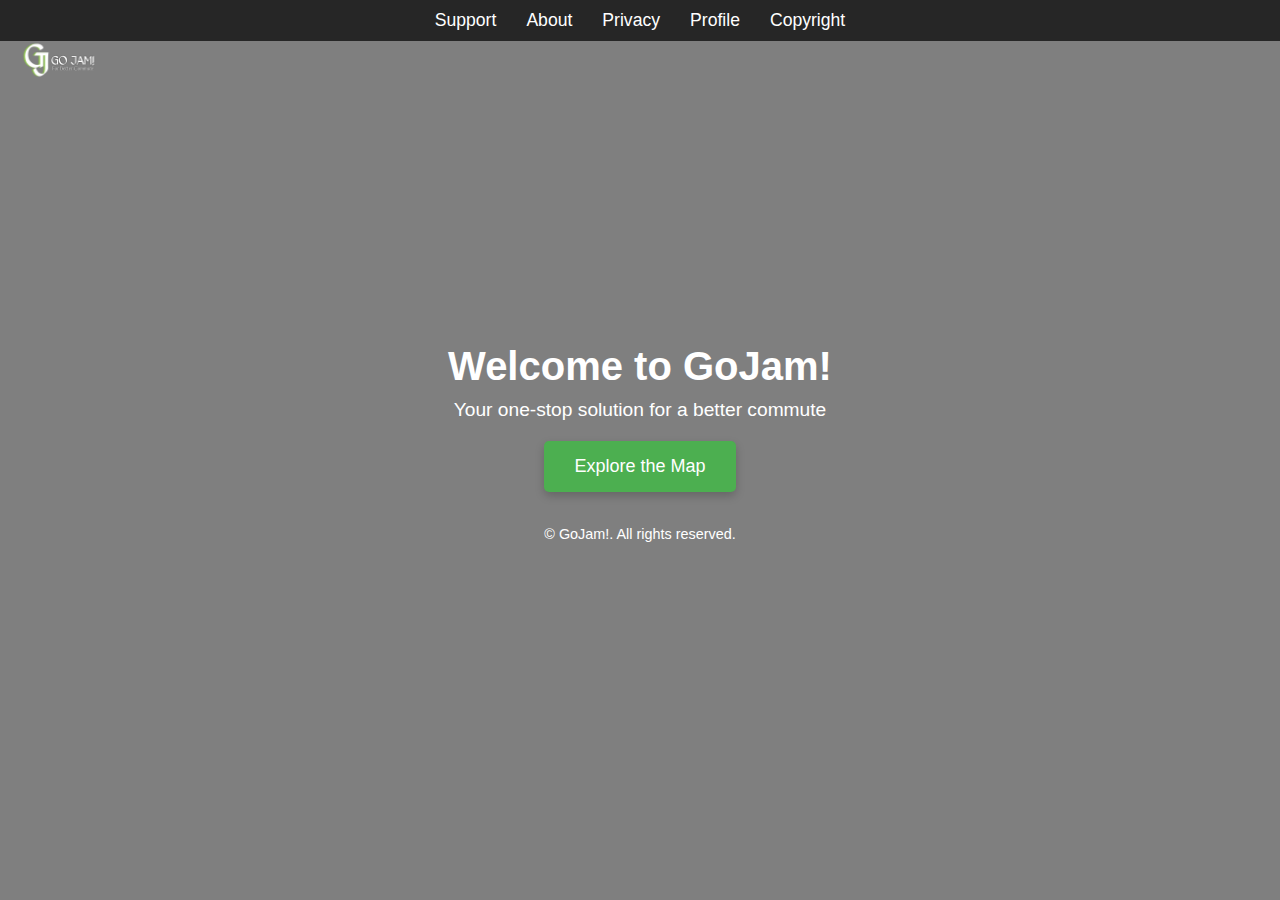
<file: index.html>
<!DOCTYPE html>
<html lang="en">
<head>
    <meta charset="UTF-8">
    <meta name="viewport" content="width=device-width, initial-scale=1.0">
    <title>GoJam: For Better Commute</title>
    <style>
        body {
            margin: 0;
            font-family: 'Lemon Milk', 'Helvetica Neue', Helvetica, Arial, sans-serif;
            display: flex;
            flex-direction: column;
            justify-content: center;
            align-items: center;
            height: 100vh;
            background-image: url("https://upload.wikimedia.org/wikipedia/commons/c/ce/Falnir_skylines_viewed_from_Kankanady.jpg");
            background-size: cover;
            background-position: center;
            color: rgb(255, 255, 255);
            text-align: center;
            position: relative;
        }

        /* Overlay for better text visibility */
        body::after {
            content: '';
            position: absolute;
            top: 0;
            left: 0;
            width: 100%;
            height: 100%;
            background: rgba(0, 0, 0, 0.5); /* Dark overlay */
            z-index: -1;
        }

        /* Navigation bar styles */
        nav {
            position: absolute;
            top: 0px;
            width: 100%;
            display: flex;
            justify-content: center;
            background-color: rgba(0, 0, 0, 0.7);
            padding: 10px 0;
            z-index: 10;
        }

        nav a {
            color: white;
            text-decoration: none;
            margin: 0 15px;
            font-size: 1.1rem;
            transition: color 0.3s ease;
        }

        nav a:hover {
            color: #4CAF50;
        }

        header {
            margin-bottom: 20px;
        }

        header h1 {
            font-size: 2.5rem;
            margin: 0;
        }

        header p {
            font-size: 1.2rem;
            margin: 10px 0 0;
        }

        .image-container {
            margin: 20px 0;
            width: 80%;
            max-width: 600px;
        }

        .image-container img {
            width: 100%;
            border-radius: 10px;
            box-shadow: 0 4px 10px rgba(0, 0, 0, 0.3);
        }

        .redirect-button {
            background-color: #4CAF50;
            color: white;
            border: none;
            padding: 15px 30px;
            font-size: 18px;
            border-radius: 5px;
            cursor: pointer;
            transition: background-color 0.3s ease;
            box-shadow: 0 4px 10px rgba(0, 0, 0, 0.2);
        }

        .redirect-button:hover {
            background-color: #03c809;
        }

        footer {
            margin-top: 20px;
            font-size: 0.9rem;
        }
    </style>
</head>

<body>
    <!-- Navigation Bar -->
    <nav>
        <a href="#support">Support</a>
        <a href="#about">About</a>
        <a href="#privacy">Privacy</a>
        <a href="#profile">Profile</a>
        <a href="#copyright">Copyright</a>
    </nav>

    <header>
        <a href="index.html">
            <img src="gojam.png" alt="GoJam Logo" width="100px" style="position: absolute; top: 10px; left: 10px;">
        </a>
        <h1>Welcome to GoJam!</h1>
        <p>Your one-stop solution for a better commute</p>
    </header>

    <button class="redirect-button" onclick="window.location.href='map2.html'">Explore the Map</button>
    
    <footer>
        <p>&copy; GoJam!. All rights reserved.</p>
    </footer>
</body>
</html>
</file>
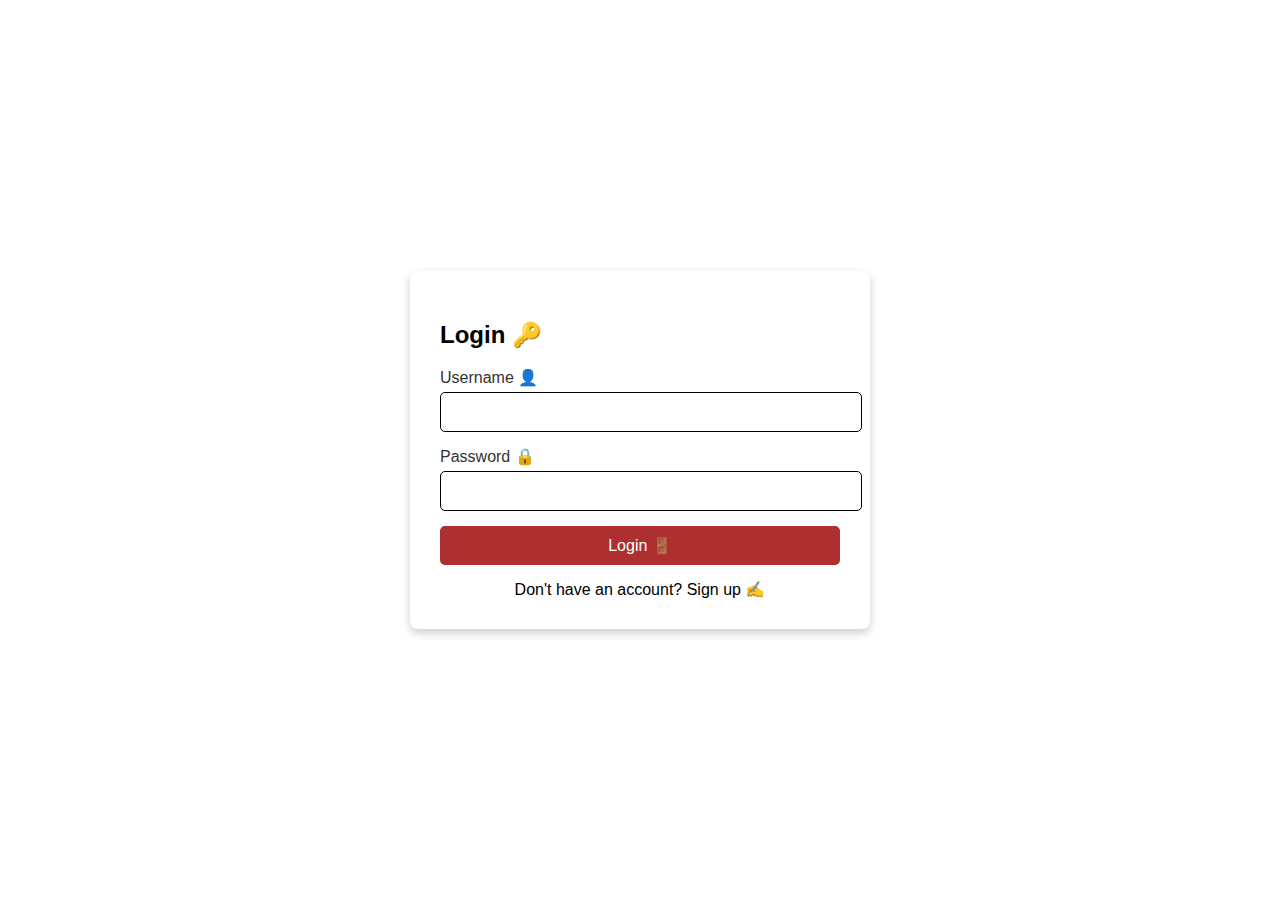
<file: login.html>
<!DOCTYPE html>
<html lang="en">
<head>
    <meta charset="UTF-8">
    <meta name="viewport" content="width=device-width, initial-scale=1.0">
    <title>Login and Signup</title>
    <style>
        body {
            margin: 0;
            padding: 0;
            font-family: Arial, sans-serif;
            display: flex;
             justify-content: center;
             align-items: center;
             height: 100vh;
            background: url('https://cdn.leonardo.ai/users/c11b059b-31db-4072-8340-31413d8bc326/generations/87c714ac-6a4f-4e63-8fea-617fbd045c48/Default_Develop_an_AI_tool_that_generates_dynamic_interactive_0.jpg') no-repeat center center/cover;
        }
        .container {
            position: absolute;
            background: white;
            padding: 30px;
            border-radius: 8px;
            box-shadow: 0 4px 10px rgba(0, 0, 0, 0.2);
            width: 100%;
            max-width: 400px;
            transition: transform 0.6s ease-in-out, opacity 0.6s ease-in-out;
        }
        .hidden {
            opacity: 0;
            pointer-events: none;
            transform: translateX(100%);
        }
        .show {
            opacity: 1;
            pointer-events: all;
            transform: translateX(0);
        }
        .form-group {
            margin-bottom: 15px;
        }
        .form-group label {
            display: block;
            margin-bottom: 5px;
            color: #333;
        }
        .form-group input {
            width: 100%;
            padding: 10px;
            border: 1px solid #000000;
            border-radius: 5px;
            font-size: 16px;
        }
        .form-group input:focus {
            outline: none;
            border-color: #ffffffba;
        }
        .btn {
            width: 100%;
            padding: 10px;
            background: #ae2f2f;
            color: white;
            font-size: 16px;
            border: none;
            border-radius: 5px;
            cursor: pointer;
            transition: background 0.3s ease;
        }
        .btn:hover {
            background: #ff0000;
        }
        .toggle-link {
            display: block;
            text-align: center;
            margin-top: 15px;
            color: #000000;
            cursor: pointer;
        }
        .error, .success {
            color: red;
            font-size: 14px;
            text-align: center;
            margin-top: 10px;
        }
        .success {
            color: green;
        }
    </style>
</head>
<body>
    <div class="container show" id="loginContainer">
        <h2>Login 🔑</h2>
        <form id="loginForm">
            <div class="form-group">
                <label for="loginUsername">Username 👤</label>
                <input type="text" id="loginUsername" required>
            </div>
            <div class="form-group">
                <label for="loginPassword">Password 🔒</label>
                <input type="password" id="loginPassword" required>
            </div>
            <button type="submit" class="btn">Login 🚪</button>
            <div class="error" id="loginError"></div>
        </form>
        <span class="toggle-link" id="showSignup">Don't have an account? Sign up ✍️</span>
    </div>

    <div class="container hidden" id="signupContainer">
        <h2>Sign Up 📝</h2>
        <form id="signupForm">
            <div class="form-group">
                <label for="signupUsername">Username 👤</label>
                <input type="text" id="signupUsername" required>
            </div>
            <div class="form-group">
                <label for="signupPassword">Password 🔒</label>
                <input type="password" id="signupPassword" required>
            </div>
            <button type="submit" class="btn">Sign Up 🖊️</button>
            <div class="success" id="signupSuccess"></div>
            <div class="error" id="signupError"></div>
        </form>
        <span class="toggle-link" id="showLogin">Already have an account? Login 🔑</span>
    </div>

    <script>
        document.addEventListener("DOMContentLoaded", () => {
            const loginContainer = document.getElementById('loginContainer');
            const signupContainer = document.getElementById('signupContainer');
            const showSignup = document.getElementById('showSignup');
            const showLogin = document.getElementById('showLogin');

            // Toggle between forms
            showSignup.addEventListener('click', () => {
                loginContainer.classList.remove('show');
                loginContainer.classList.add('hidden');
                signupContainer.classList.remove('hidden');
                signupContainer.classList.add('show');
            });

            showLogin.addEventListener('click', () => {
                signupContainer.classList.remove('show');
                signupContainer.classList.add('hidden');
                loginContainer.classList.remove('hidden');
                loginContainer.classList.add('show');
            });

            // Simulated user storage using localStorage
            const users = JSON.parse(localStorage.getItem('users')) || [];

            // Signup logic
            document.getElementById('signupForm').addEventListener('submit', function (e) {
                e.preventDefault();
                const username = document.getElementById('signupUsername').value;
                const password = document.getElementById('signupPassword').value;

                if (users.find(user => user.username === username)) {
                    document.getElementById('signupError').textContent = 'Username already exists.';
                    document.getElementById('signupSuccess').textContent = '';
                } else {
                    users.push({ username, password });
                    localStorage.setItem('users', JSON.stringify(users));
                    document.getElementById('signupSuccess').textContent = 'Account created successfully!';
                    document.getElementById('signupError').textContent = '';
                    this.reset();
                }
            });

            // Login logic
            document.getElementById('loginForm').addEventListener('submit', function (e) {
                e.preventDefault();
                const username = document.getElementById('loginUsername').value;
                const password = document.getElementById('loginPassword').value;

                const user = users.find(user => user.username === username && user.password === password);

                if (user) {
                    window.location.href = 'index.html';
                } else {
                    document.getElementById('loginError').textContent = 'Invalid username or password.';
                }
            });
        });
    </script>
</body>
</html>
</file>
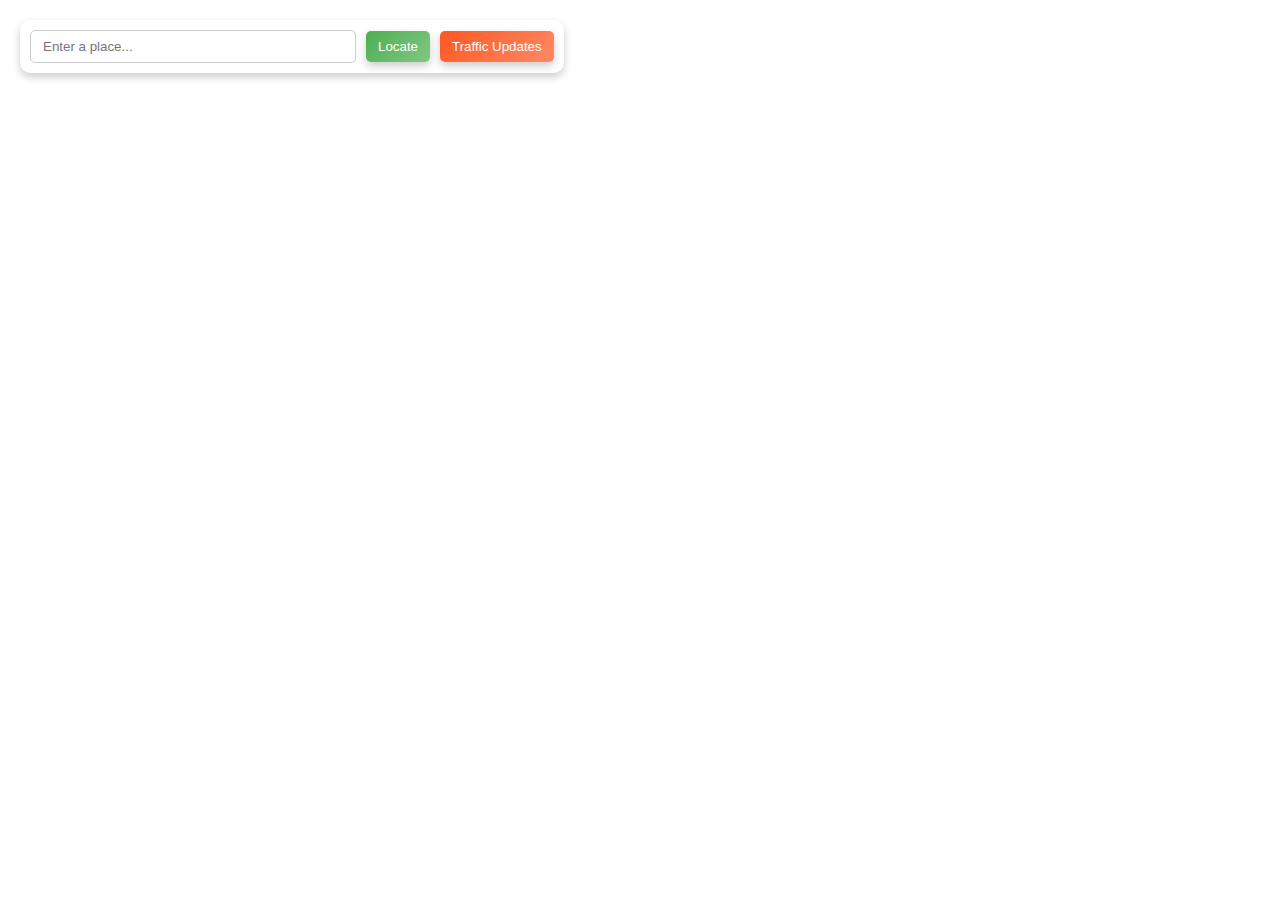
<file: map2.html>
<!DOCTYPE html>
<html lang="en">
<head>
    <meta charset="UTF-8">
    <meta name="viewport" content="width=device-width, initial-scale=1.0">
    <title>View Maps - Mangalore</title>
    <script src='https://api.mapbox.com/mapbox-gl-js/v3.0.1/mapbox-gl.js'></script>
    <link href='https://api.mapbox.com/mapbox-gl-js/v3.0.1/mapbox-gl.css' rel='stylesheet' />
    <script src="https://api.mapbox.com/mapbox-gl-js/plugins/mapbox-gl-directions/v4.1.1/mapbox-gl-directions.js"></script>
    <link rel="stylesheet" href="https://api.mapbox.com/mapbox-gl-js/plugins/mapbox-gl-directions/v4.1.1/mapbox-gl-directions.css" type="text/css">
    <style>
        body { margin: 0; padding: 0; }
        #map { position: absolute; top: 0; bottom: 0; width: 100%; }
        
        #locationInput {
            position: absolute;
            top: 20px;
            left: 20px;
            z-index: 1000;
            background: #ffffff;
            padding: 10px;
            border-radius: 10px;
            box-shadow: 0px 4px 8px rgba(0, 0, 0, 0.2);
            display: flex;
            align-items: center;
            gap: 10px;
        }
        #locationSearch {
            width: 300px;
            padding: 8px 12px;
            border: 1px solid #ccc;
            border-radius: 5px;
            outline: none;
        }
        #locateButton, #trafficUpdateButton {
            padding: 8px 12px;
            color: white;
            border: none;
            border-radius: 5px;
            cursor: pointer;
            box-shadow: 0px 4px 8px rgba(0, 0, 0, 0.2);
        }
        #locateButton {
            background: linear-gradient(135deg, #4CAF50, #81C784);
        }
        #locateButton:hover {
            background: linear-gradient(135deg, #81C784, #4CAF50);
        }
        #trafficUpdateButton {
            background: linear-gradient(135deg, #FF5722, #FF8A65);
        }
        #trafficUpdateButton:hover {
            background: linear-gradient(135deg, #FF8A65, #FF5722);
        }
        
        .pulse {
            position: absolute;
            border-radius: 50%;
            animation: pulse-animation 2s infinite;
            pointer-events: none;
            z-index: 100;
        }

        @keyframes pulse-animation {
            0% {
                transform: scale(0.5);
                opacity: 0.6;
            }
            50% {
                transform: scale(1.5);
                opacity: 0.3;
            }
            100% {
                transform: scale(2);
                opacity: 0;
            }
        }
    </style>
</head>
<body>
    <div id="locationInput">
        <input type="text" id="locationSearch" placeholder="Enter a place..." />
        <button id="locateButton">Locate</button>
        <button id="trafficUpdateButton" onclick="addTrafficUpdate()">Traffic Updates</button>
    </div>
    <div id="map"></div>
    <script>
        mapboxgl.accessToken = 'pk.eyJ1IjoiYWRpdHlhNDI4NyIsImEiOiJjbHE2YmJwa2kwZzlpMmtwN2tvdnhtdWluIn0.Vu6M_iZve1_qrnxle37NiQ';

        const map = new mapboxgl.Map({
            container: 'map',
            style: 'mapbox://styles/mapbox/satellite-streets-v12',
            center: [74.8560, 12.9141],
            zoom: 12
        });

        map.addControl(new mapboxgl.FullscreenControl(), 'top-left');
        map.addControl(new mapboxgl.NavigationControl(), 'top-left');

        let marker; // Define a variable to hold the general marker instance
        const trafficMarkers = []; // Array to store traffic markers
        const pulseElements = {}; // Object to store pulse elements for each traffic marker

        const locateButton = document.getElementById('locateButton');
        const locationSearch = document.getElementById('locationSearch');

        locateButton.addEventListener('click', () => {
            const place = locationSearch.value;
            if (!place) {
                alert('Please enter a location.');
                return;
            }
            const bbox = [74.7500, 12.8000, 74.9500, 12.9500];
            fetch(`https://api.mapbox.com/geocoding/v5/mapbox.places/${encodeURIComponent(place)}.json?bbox=${bbox.join(',')}&access_token=${mapboxgl.accessToken}`)
                .then(response => response.json())
                .then(data => {
                    if (data.features.length === 0) {
                        alert('Location not found in Mangalore.');
                        return;
                    }
                    const location = data.features[0].center;
                    map.flyTo({ center: location, zoom: 12 });

                    if (marker) {
                        marker.remove();
                    }

                    marker = new mapboxgl.Marker({ color: 'red' })
                        .setLngLat(location)
                        .addTo(map);
                })
                .catch(err => console.error('Geocoding error:', err));
        });

        function addTrafficUpdate() {
            const place = locationSearch.value;
            if (!place) {
                alert('Please enter a location for the traffic update.');
                return;
            }

            const bbox = [74.7500, 12.8000, 74.9500, 12.9500];
            fetch(`https://api.mapbox.com/geocoding/v5/mapbox.places/${encodeURIComponent(place)}.json?bbox=${bbox.join(',')}&access_token=${mapboxgl.accessToken}`)
                .then(response => response.json())
                .then(data => {
                    if (data.features.length === 0) {
                        alert('Location not found in Mangalore.');
                        return;
                    }

                    const severity = prompt("Enter traffic severity (Low, Medium, High):").toLowerCase();
                    let color;
                    let pulseSize;

                    if (severity === 'low') {
                        color = 'green';
                        pulseSize = '50px';
                    } else if (severity === 'medium') {
                        color = 'orange';
                        pulseSize = '75px';
                    } else if (severity === 'high') {
                        color = 'red';
                        pulseSize = '100px';
                    } else {
                        alert('Invalid severity level. Please enter Low, Medium, or High.');
                        return;
                    }

                    const location = data.features[0].center;
                    const trafficMarker = new mapboxgl.Marker({ color: color })
                        .setLngLat(location)
                        .addTo(map)
                        .setPopup(new mapboxgl.Popup().setHTML(`<strong>Traffic Alert:</strong> ${place}<br><strong>Severity:</strong> ${severity.charAt(0).toUpperCase() + severity.slice(1)}`))
                        .togglePopup();

                    trafficMarkers.push(trafficMarker);

                    // Create a pulse effect and keep it fixed to the marker
                    const pulse = document.createElement('div');
                    pulse.className = 'pulse';
                    pulse.style.width = pulse.style.height = pulseSize;
                    pulse.style.background = color;
                    map.getContainer().appendChild(pulse);

                    const [lng, lat] = location;
                    const point = map.project([lng, lat]);
                    pulse.style.left = `${point.x - parseInt(pulseSize) / 2}px`;
                    pulse.style.top = `${point.y - parseInt(pulseSize) / 2}px`;

                    // Store the pulse element to reference it later
                    pulseElements[`${lng},${lat}`] = pulse;

                    // Automatically remove the marker and pulse after 5 minutes
                    setTimeout(() => {
                        trafficMarker.remove();
                        const index = trafficMarkers.indexOf(trafficMarker);
                        if (index !== -1) {
                            trafficMarkers.splice(index, 1);
                        }
                        pulse.remove();
                        delete pulseElements[`${lng},${lat}`]; // Remove pulse reference
                    }, 300000); // 5 minutes in milliseconds
                })
                .catch(err => console.error('Geocoding error:', err));
        }

        // Update pulse position when the map is moved or zoomed
        map.on('move', () => {
            trafficMarkers.forEach(marker => {
                const [lng, lat] = marker.getLngLat().toArray();
                const pulse = pulseElements[`${lng},${lat}`];
                if (pulse) {
                    const point = map.project([lng, lat]);
                    pulse.style.left = `${point.x - parseInt(pulse.style.width) / 2}px`;
                    pulse.style.top = `${point.y - parseInt(pulse.style.height) / 2}px`;
                }
            });
        });
    </script>
</body>
</html>
</file>
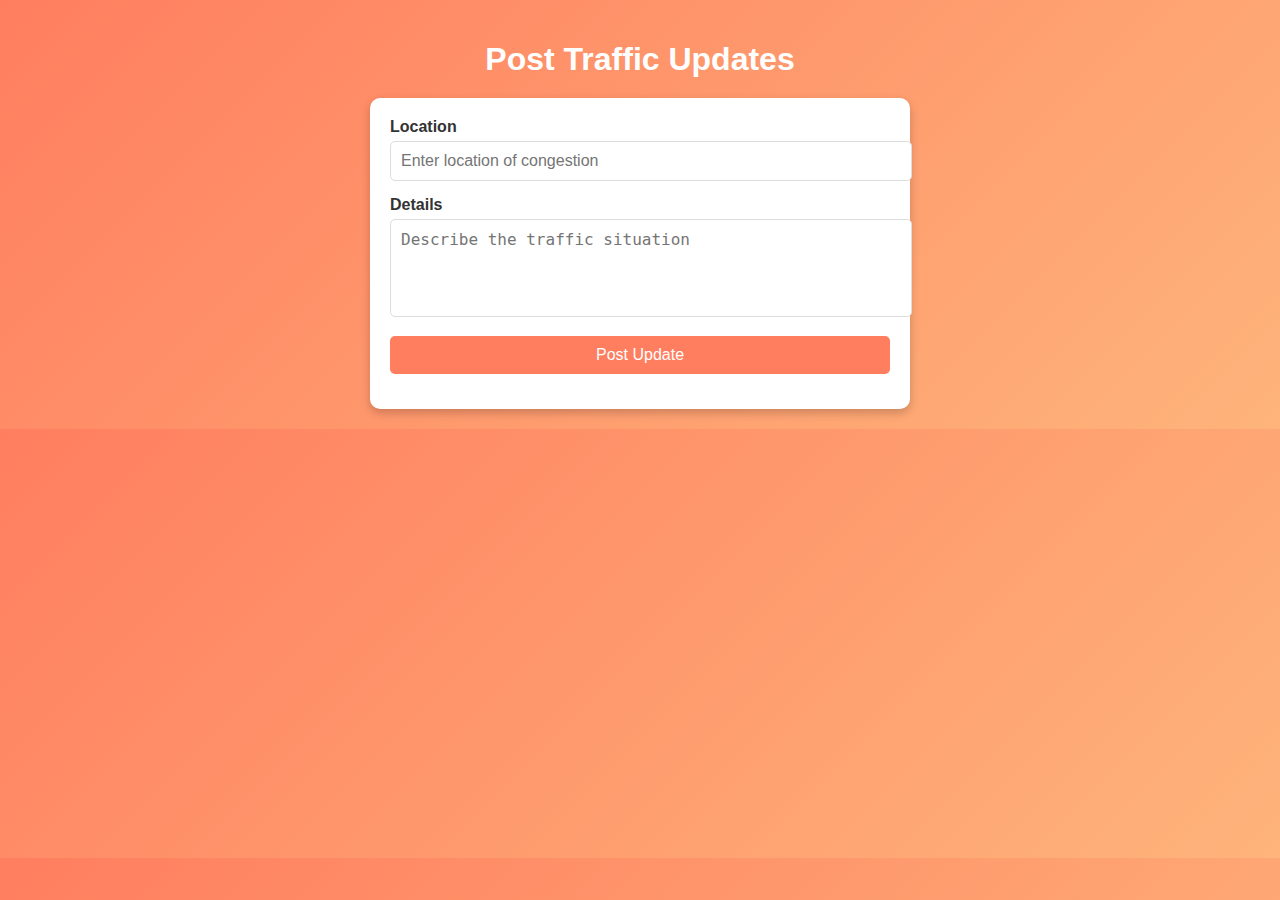
<file: traffic_update.html>
<!DOCTYPE html>
<html lang="en">
<head>
    <meta charset="UTF-8">
    <meta name="viewport" content="width=device-width, initial-scale=1.0">
    <title>Traffic Updates</title>
    <style>
        body {
            margin: 0;
            font-family: Arial, sans-serif;
            background: linear-gradient(135deg, #ff7e5f, #feb47b);
            color: white;
            display: flex;
            flex-direction: column;
            align-items: center;
            padding: 20px;
        }
        h1 {
            margin-bottom: 20px;
        }
        form {
            background: white;
            color: #333;
            padding: 20px;
            border-radius: 10px;
            box-shadow: 0 4px 10px rgba(0, 0, 0, 0.2);
            width: 100%;
            max-width: 500px;
        }
        form .form-group {
            margin-bottom: 15px;
        }
        form label {
            display: block;
            margin-bottom: 5px;
            font-weight: bold;
        }
        form input, form textarea {
            width: 100%;
            padding: 10px;
            border: 1px solid #ddd;
            border-radius: 5px;
            font-size: 16px;
        }
        form textarea {
            resize: none;
        }
        form button {
            width: 100%;
            padding: 10px;
            background: #ff7e5f;
            color: white;
            border: none;
            border-radius: 5px;
            font-size: 16px;
            cursor: pointer;
            transition: background 0.3s ease;
        }
        form button:hover {
            background: #feb47b;
        }
        .success, .error {
            margin-top: 15px;
            font-size: 14px;
        }
        .success {
            color: green;
        }
        .error {
            color: red;
        }
    </style>
</head>
<body>
    <h1>Post Traffic Updates</h1>
    <form id="trafficForm">
        <div class="form-group">
            <label for="location">Location</label>
            <input type="text" id="location" placeholder="Enter location of congestion" required>
        </div>
        <div class="form-group">
            <label for="details">Details</label>
            <textarea id="details" rows="4" placeholder="Describe the traffic situation" required></textarea>
        </div>
        <button type="submit">Post Update</button>
        <div class="success" id="successMessage"></div>
        <div class="error" id="errorMessage"></div>
    </form>
    <script>
        document.getElementById('trafficForm').addEventListener('submit', function (e) {
            e.preventDefault();
            const location = document.getElementById('location').value;
            const details = document.getElementById('details').value;

            if (location && details) {
                // Mocking a server save operation
                console.log('Traffic update submitted:', { location, details });

                // Display success message
                document.getElementById('successMessage').textContent = 'Update posted successfully!';
                document.getElementById('errorMessage').textContent = '';
                document.getElementById('trafficForm').reset();
            } else {
                // Display error message
                document.getElementById('errorMessage').textContent = 'Please fill in all fields.';
                document.getElementById('successMessage').textContent = '';
            }
        });
    </script>
</body>
</html>
</file>
